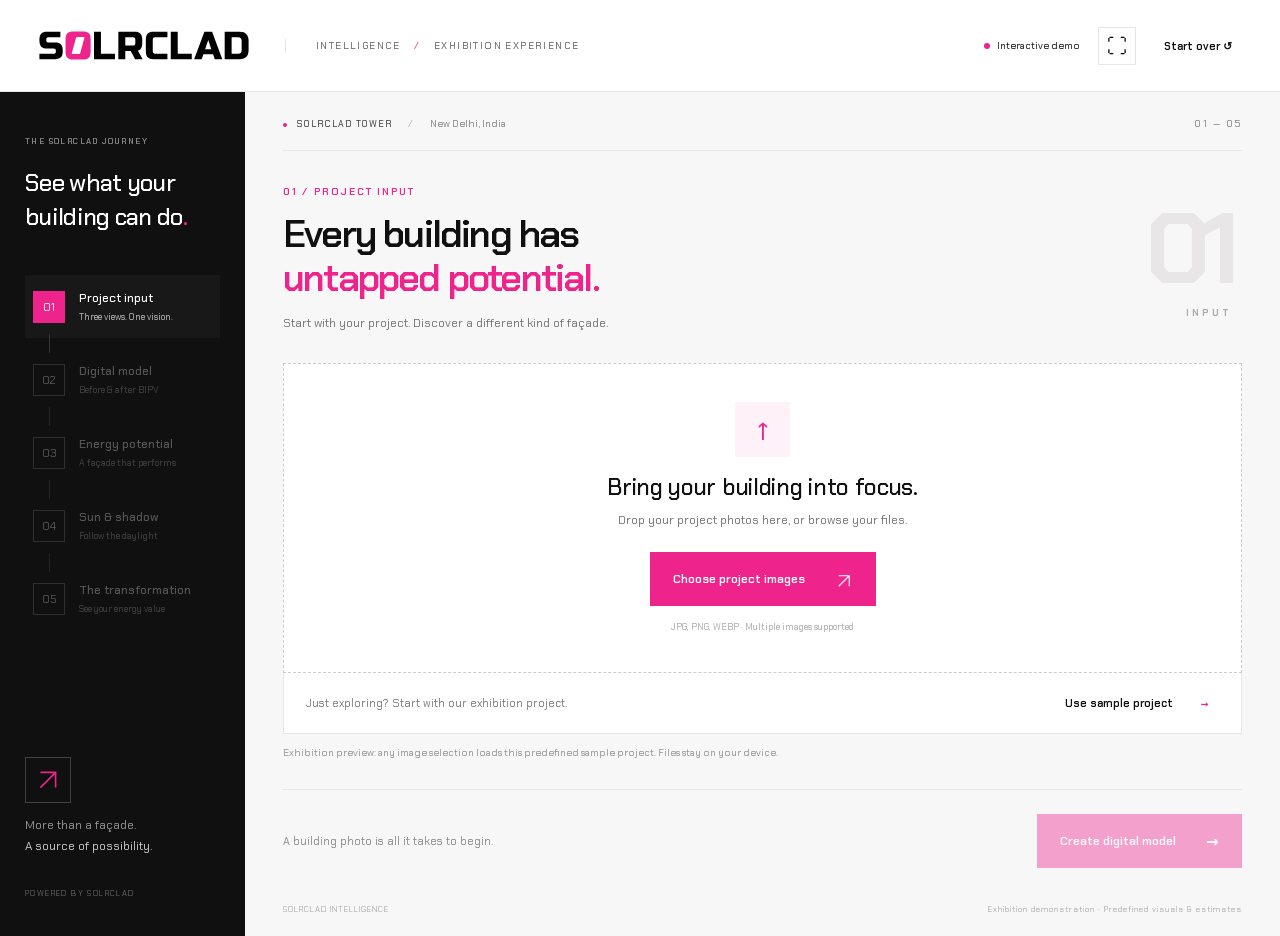
<file: site/intelligence-standalone.html>
<!doctype html><html lang="en"><head><meta charset="utf-8"><meta name="viewport" content="width=device-width,initial-scale=1"><meta name="theme-color" content="#ee238c"><meta name="description" content="Discover a building’s solar potential through the Solrclad exhibition experience."><title>Solrclad Intelligence — From façade to future</title><link rel="stylesheet" href="style.css"></head><body>
<header><a href="#" id="home" aria-label="Solrclad home"><img src="assets/logo.svg" alt="SOLRCLAD"></a><div class="header-label">INTELLIGENCE <span>/</span> EXHIBITION EXPERIENCE</div><div class="header-actions"><span class="demo"><i></i> Interactive demo</span><button class="icon-btn" id="fullscreen" aria-label="Enter fullscreen" title="Fullscreen">⛶</button><button id="restart" class="text-btn">Start over ↺</button></div></header>
<div class="app-shell"><aside class="sidebar"><div class="side-top"><span class="eyebrow">THE SOLRCLAD JOURNEY</span><h2>See what your<br>building can do<span>.</span></h2></div><nav aria-label="Experience steps" id="steps"></nav><div class="side-bottom"><div class="mini-icon"><svg class="arrow-icon" viewBox="0 0 24 24" aria-hidden="true"><path d="M5 19L19 5M5 5h14v14"/></svg></div><p>More than a façade.<br><strong>A source of possibility.</strong></p><span>POWERED BY SOLRCLAD</span></div></aside>
<main><div class="projectbar"><span><i></i> <b>SOLRCLAD TOWER</b><span class="divider">/</span> New Delhi, India</span><span id="progressText">01 — 05</span></div>
<section id="screen0" class="screen"><div class="title-row"><div><div class="eyebrow magenta">01 / PROJECT INPUT</div><h1>Every building has<br><em>untapped potential.</em></h1><p>Start with your project. Discover a different kind of façade.</p></div><div class="index-art">01<span>INPUT</span></div></div>
<div id="uploadStart"><div class="dropzone" id="dropzone" tabindex="0" role="button" aria-label="Upload project images"><div class="upload-symbol">↑</div><h3>Bring your building into focus.</h3><p>Drop your project photos here, or browse your files.</p><button id="browse" class="primary">Choose project images <span><svg class="arrow-icon" viewBox="0 0 24 24" aria-hidden="true"><path d="M5 19L19 5M5 5h14v14"/></svg></span></button><span class="file-hint">JPG, PNG, WEBP · Multiple images supported</span><input id="fileInput" type="file" accept="image/*" multiple hidden></div><div class="sample-strip"><span>Just exploring? Start with our exhibition project.</span><button id="sample" class="text-btn">Use sample project <span>→</span></button></div></div>
<div id="uploadReady" hidden><div class="selection-head"><div><span class="badge">3 VIEWS READY</span><h3>Your project, from every angle.</h3></div><button id="replace" class="text-btn">Choose different files ↺</button></div><div class="image-grid" id="inputGallery"></div><div class="info-strip"><span>✓</span><p>Project images ready. Continue to explore the building’s digital model.</p><span class="muted">Exhibition sample set</span></div></div><p class="disclosure">Exhibition preview: any image selection loads this predefined sample project. Files stay on your device.</p></section>
<section id="screen1" class="screen" hidden><div class="title-row compact"><div><div class="eyebrow magenta">02 / DIGITAL TRANSFORMATION</div><h1>Same architecture.<br><em>New possibilities.</em></h1><p>Explore the original building alongside its energy-generating façade.</p></div><span class="badge outline">SYNCHRONISED 3D VIEWS</span></div><div class="compare-grid"><article class="model-card"><div class="card-title"><span class="square"></span><div><h3>Original building</h3><p>Conventional façade</p></div><span class="card-number">01</span></div><div class="canvas-wrap"><canvas id="beforeCanvas" aria-label="Original building model. Drag horizontally to rotate." tabindex="0"></canvas><span class="model-chip">BASE ARCHITECTURE</span></div></article><article class="model-card enhanced"><div class="card-title"><span class="square pink"></span><div><h3>With Solrclad</h3><p>Architecture that generates energy</p></div><span class="card-number">02</span></div><div class="canvas-wrap"><canvas id="afterCanvas" aria-label="BIPV building model. Drag horizontally to rotate." tabindex="0"></canvas><span class="model-chip"><i class="trace"></i> ACTIVE BIPV SURFACES</span></div></article></div><div class="model-toolbar"><span>Drag either model to rotate both · Use + / − to zoom</span><div><button data-action="rotate" aria-label="Pause rotation">Ⅱ</button><button data-action="in" aria-label="Zoom in">+</button><button data-action="out" aria-label="Zoom out">−</button><button data-action="reset" aria-label="Reset model view">↺</button></div></div><div class="fact-row"><div><span>01</span><p>Same building.<br><b>Unchanged architectural identity.</b></p></div><div><span>02</span><p>Integrated solar surfaces.<br><b>Energy built into the envelope.</b></p></div><div><span>03</span><p>421 kWp.<br><b>Illustrative installed capacity.</b></p></div></div></section>
<section id="screen2" class="screen" hidden><div class="title-row compact"><div><div class="eyebrow magenta">03 / ENERGY INTELLIGENCE</div><h1>Watch your façade<br><em>come to life.</em></h1><p>A typical day of generation, following Indian Standard Time.</p></div><span class="badge outline" id="energyMode">FOLLOWING IST</span></div><div class="energy-stats"><article><label>Lifetime generation</label><strong id="lifetimeEnergy">—</strong><span>Demo commissioning · 1 January 2024</span></article><article><label>This year</label><strong id="yearEnergy">—</strong><span>Accumulated simulated generation</span></article><article><label>This month</label><strong id="monthEnergy">—</strong><span>Accumulated simulated generation</span></article></div><div class="energy-stats"><article><label>Annual energy potential</label><strong>598.6 <small>MWh</small></strong><span>Predefined exhibition scenario</span></article><article><label>Average monthly production</label><strong>49.88 <small>MWh</small></strong><span>Annual yield ÷ 12 months</span></article><article><label>Typical full-day production</label><strong>1,640 <small>kWh</small></strong><span>From sunrise to sunset</span></article></div><div class="energy-hero"><div class="energy-view"><div class="viewer-label"><i></i><span id="energyStatus">System generating</span></div><canvas id="energyCanvas" aria-label="Rotating BIPV model" tabindex="0"></canvas><div class="today-read"><label>Generated so far</label><strong id="generated">0 <small>kWh</small></strong></div></div><div class="gauge-panel"><span class="eyebrow">YOUR BUILDING. YOUR POWER.</span><div class="gauge"><svg viewBox="0 0 300 270"><path class="gauge-track" d="M55 225 A120 120 0 1 1 245 225"/><path id="gaugeFill" pathLength="100" d="M55 225 A120 120 0 1 1 245 225"/></svg><div><span>Producing now</span><strong id="powerNow">0.0 <small>kW</small></strong><span id="utilisation">0% of capacity</span></div></div><div class="gauge-bottom"><span>Installed capacity <b>421 kWp</b></span><span>Local time <b id="istTime">12:00 IST</b></span></div></div></div><div class="timeline"><div><b>Explore the daily rhythm</b><span>Zero at night. A natural midday peak.</span></div><button id="now" class="small-btn active">Now · IST</button><input id="energyTime" type="range" min="0" max="1439" value="720" aria-label="Energy time of day"><output id="energyTimeLabel">12:00 IST</output></div><div class="chart-card"><div class="chart-head"><h3>Daily production profile</h3><span><i></i> Simulated output · kW</span></div><svg id="energyChart" viewBox="0 0 1000 170" role="img" aria-label="Daily energy production chart"></svg></div></section>
<section id="screen3" class="screen" hidden><div class="title-row compact"><div><div class="eyebrow magenta">04 / SUN & SHADOW</div><h1>Follow the sun.<br><em>Understand the shade.</em></h1><p>Move through the day to see sunlight and the building’s shadow change together.</p></div><span class="badge outline">FRONT FAÇADE: EAST</span></div><div class="shade-layout"><div class="shade-stage"><canvas id="shadeCanvas" aria-label="Building with moving sun and projected ground shadow. Drag to orbit." tabindex="0"></canvas><div class="shade-top"><span class="model-chip">ILLUSTRATIVE SOLAR STUDY</span><span class="model-chip" id="shadeTimeTop">09:00 IST</span></div><div id="sunMarker" class="sun-marker" aria-hidden="true"><svg viewBox="0 0 32 32" class="sun-icon"><circle cx="16" cy="16" r="6"/><path d="M16 1v5m0 20v5M1 16h5m20 0h5M5.4 5.4l3.5 3.5m14.2 14.2l3.5 3.5M5.4 26.6l3.5-3.5M23.1 8.9l3.5-3.5"/></svg><small>SUN</small></div><div id="northMarker" class="direction-label">N</div><div id="eastMarker" class="direction-label east">E · FRONT</div><span class="shade-caption">Ground shadow responds to the sun’s direction and elevation.</span></div><aside class="shade-readings"><span class="eyebrow magenta">SOLAR POSITION</span><h2 id="dayPart">Morning light</h2><div class="reading"><label>Sun elevation</label><strong id="elevation">42°</strong></div><div class="reading"><label>Sun direction</label><strong id="azimuth">South-east</strong></div><div class="reading"><label>Shadow length (90 m tower)</label><strong id="shadowLength">—</strong></div><div class="orientation"><span><svg class="arrow-icon" viewBox="0 0 24 24" aria-hidden="true"><path d="M5 19L19 5M5 5h14v14"/></svg></span><div><b>East-facing front</b><p>Morning light reaches the main façade. Afternoon light moves to the rear.</p></div></div><p class="disclosure">Illustrative sun path and geometric ground shadow. This is not a site-specific shading survey or an engineering calculation.</p></aside></div><div class="timeline shade-timeline"><button id="sunPlay" class="small-btn">▶ Play day</button><div class="sun-slider"><input id="sunTime" type="range" min="360" max="1080" value="540" step="1" aria-label="Sun study time"><div><span>06:00 · Sunrise</span><span>12:00 · Noon</span><span>18:00 · Sunset</span></div></div><output id="sunTimeLabel">09:00 IST</output><button id="shadeReset" class="icon-btn" aria-label="Reset shading view">↺</button></div><div class="shade-note"><span>01 / MORNING<br><b>East façade receives light</b></span><span>02 / MIDDAY<br><b>Sun is high, shadow is shorter</b></span><span>03 / EVENING<br><b>West façade receives light</b></span></div></section>
<section id="screen4" class="screen" hidden><div class="title-row compact"><div><div class="eyebrow magenta">05 / YOUR SOLAR FUTURE</div><h1>A better-looking building.<br><em>A better energy future.</em></h1><p>See the transformation. Explore the value your façade could create.</p></div></div><div class="result-layout"><div class="result-gallery"><button class="main-photo" id="resultEnlarge" aria-label="Enlarge completed building"><img id="resultImage" src="assets/completed-1.webp" alt="Completed Solrclad building with BIPV façade, front view"><span class="photo-label">THE SOLRCLAD TRANSFORMATION <b><svg class="arrow-icon" viewBox="0 0 24 24" aria-hidden="true"><path d="M5 19L19 5M5 5h14v14"/></svg></b></span></button><div class="thumbs" id="resultThumbs"></div></div><aside class="value-panel"><span class="eyebrow">VALUE OF ENERGY GENERATED</span><div class="annual-value"><span>Estimated annual energy value</span><strong>₹50.88 <small>lakh</small></strong><p>Your building’s energy, working for you.</p></div><div class="value-pair"><div><label>Average per day</label><strong>₹13,940</strong></div><div><label>Average per month</label><strong>₹4.24 <small>lakh</small></strong></div></div><div class="value-chart-head"><h3>Monthly energy value</h3><span>₹ lakh</span></div><svg id="valueChart" viewBox="0 0 420 160" role="img" aria-label="Illustrative monthly value of generated energy"></svg><div class="assumptions"><b>THE SCENARIO</b><div><span>Installed capacity</span><strong>421 kWp</strong></div><div><span>Annual generation</span><strong>5,98,600 kWh</strong></div><div><span>Assumed energy value</span><strong>₹8.50 / kWh</strong></div></div><p class="value-note">Illustrative gross energy value, not guaranteed revenue or net profit. Actual savings depend on self-consumption, tariff and export terms. Installation and operating costs are excluded.</p></aside></div><div class="result-bottom"><span>FROM BUILDING ENVELOPE TO ENERGY ASSET.</span><b>That’s the Solrclad difference<span>.</span></b></div></section>
<div class="bottom-nav"><span id="stepHint">A building photo is all it takes to begin.</span><div><button id="back" class="secondary" hidden>← Back</button><button id="next" class="primary" disabled>Create digital model <span>→</span></button></div></div><footer><span>SOLRCLAD INTELLIGENCE</span><span>Exhibition demonstration · Predefined visuals & estimates</span></footer></main></div>
<dialog id="lightbox"><button id="lightboxClose" aria-label="Close image">×</button><img id="lightboxImage" alt="Expanded project image"><p id="lightboxCaption"></p></dialog><dialog id="resetDialog"><div class="eyebrow magenta">READY FOR THE NEXT VISITOR?</div><h2>Start a new journey.</h2><p>This resets the demonstration to the project upload screen.</p><div><button id="cancelReset" class="secondary">Keep exploring</button><button id="confirmReset" class="primary">Start over →</button></div></dialog><div id="transition" class="transition" hidden><div class="transition-mark"></div><span class="eyebrow">SOLRCLAD INTELLIGENCE</span><h2 id="transitionText">Preparing your digital model</h2><p>Loading the exhibition scenario</p><div class="load-track"><span></span></div></div>
<script src="geometry.js?v=2"></script><script src="renderer2d.js?v=2"></script><script src="tower.js?v=2"></script><script src="app.js?v=2"></script></body></html>
</file>
<file: site/style.css>
@font-face{font-family:'Chakra Petch';font-style:normal;font-weight:400;font-display:swap;src:url('assets/chakra-400.ttf') format('truetype');}
@font-face{font-family:'Chakra Petch';font-style:normal;font-weight:500;font-display:swap;src:url('assets/chakra-500.ttf') format('truetype');}
@font-face{font-family:'Chakra Petch';font-style:normal;font-weight:600;font-display:swap;src:url('assets/chakra-600.ttf') format('truetype');}
@font-face{font-family:'Chakra Petch';font-style:normal;font-weight:700;font-display:swap;src:url('assets/chakra-700.ttf') format('truetype');}
:root{--pink:#ee238c;--black:#101010;--grey:#737373;--line:#e7e5e6;--pale:#fff1f8;--bg:#f8f7f8}*{box-sizing:border-box}body{margin:0;color:var(--black);background:var(--bg);font-family:'Chakra Petch',Arial,sans-serif;font-size:14px}button,input{font:inherit}button{cursor:pointer}button:disabled{opacity:.4;cursor:not-allowed}button,a,input,canvas{outline-offset:5px}button:focus-visible,a:focus-visible,input:focus-visible,canvas:focus-visible{outline:2px solid var(--pink)}[hidden]{display:none!important}header{height:92px;background:white;display:flex;align-items:center;padding:0 38px;gap:35px;border-bottom:1px solid var(--line)}header img{width:212px;display:block}.header-label{font-size:10px;letter-spacing:1.4px;color:#5c5c5c;border-left:1px solid var(--line);padding-left:30px}.header-label span{margin:0 10px;color:var(--pink)}.header-actions{display:flex;align-items:center;gap:18px;margin-left:auto}.demo{font-size:10px;display:flex;align-items:center;gap:7px}.demo i,.projectbar i,.viewer-label i,.chart-head i{height:6px;width:6px;display:inline-block;background:var(--pink);border-radius:50%}.icon-btn{width:38px;height:38px;background:white;border:1px solid var(--line);font-size:20px}.text-btn{border:0;background:transparent;color:var(--black);font-size:11px;font-weight:600;padding:10px}.text-btn:hover{color:var(--pink)}.app-shell{display:grid;grid-template-columns:245px 1fr;max-width:1900px;margin:auto;min-height:calc(100vh - 92px)}.sidebar{background:#101010;color:white;padding:38px 25px;display:flex;flex-direction:column}.eyebrow{font-size:10px;font-weight:600;letter-spacing:1.8px}.side-top .eyebrow{color:#8c8c8c;font-size:8px;letter-spacing:1.4px}.side-top h2{font-size:24px;line-height:1.4;margin:18px 0 42px;font-weight:500;letter-spacing:-.7px}.side-top h2 span{color:var(--pink)}nav{display:grid;gap:10px}.step{border:0;background:transparent;display:flex;text-align:left;color:#868686;gap:14px;padding:15px 8px;align-items:center;position:relative}.step:after{content:'';position:absolute;width:1px;height:19px;background:#333;left:24px;bottom:-15px}.step:last-child:after{display:none}.step-num{width:32px;height:32px;display:grid;place-items:center;border:1px solid #444;font-size:11px}.step strong{font-size:12px;display:block;font-weight:500}.step small{font-size:9px;display:block;margin-top:5px;color:#666}.step.current{color:white;background:#ffffff08}.step.current .step-num{background:var(--pink);border-color:var(--pink);color:white}.step.current small{color:#bbb}.step.done .step-num{border-color:var(--pink);color:var(--pink)}.step:disabled{opacity:.6}.side-bottom{margin-top:auto;padding-top:80px}.mini-icon{border:1px solid #414141;font-size:30px;width:46px;height:46px;display:grid;place-items:center;color:var(--pink)}.side-bottom p{font-size:12px;line-height:1.8;color:#949494}.side-bottom strong{color:#ccc;font-weight:400}.side-bottom>span{font-size:8px;letter-spacing:1.4px;color:#666;display:block;margin-top:30px}main{padding:0 38px;min-width:0;max-width:1500px}.projectbar{padding:25px 0 20px;display:flex;justify-content:space-between;align-items:center;font-size:10px;color:#808080;border-bottom:1px solid var(--line)}.projectbar b{font-weight:500;color:#4c4c4c;font-size:9px;letter-spacing:1px}.projectbar i{margin-right:8px;width:4px;height:4px}.divider{margin:0 15px;color:#b5b5b5}#progressText{font-size:10px;letter-spacing:2px}.title-row{display:flex;justify-content:space-between;align-items:center;padding:34px 0 30px;gap:20px}.magenta{color:var(--pink)}h1{font-size:clamp(30px,3vw,48px);font-weight:600;letter-spacing:-1.8px;line-height:1.14;margin:15px 0 13px}h1 em{font-style:normal;color:var(--pink)}p{color:var(--grey);line-height:1.6}.title-row p{font-size:12px;margin:0}.index-art{font-size:100px;color:#e9e6e8;line-height:1;letter-spacing:-8px;font-weight:700;margin-right:10px}.index-art span{display:block;text-align:right;color:#aaa;font-size:9px;letter-spacing:3px;margin-top:10px}.dropzone{background:white;border:1px dashed #d3c8cf;min-height:310px;display:flex;align-items:center;justify-content:center;flex-direction:column;padding:35px;transition:background .2s,border-color .2s}.dropzone.dragover,.dropzone:hover{background:#fff9fc;border-color:var(--pink)}.upload-symbol{width:55px;height:55px;background:var(--pale);color:var(--pink);display:grid;place-items:center;font-size:28px;margin-bottom:15px}h3{font-size:17px;letter-spacing:-.3px;font-weight:600;margin:0} .dropzone h3{font-size:23px;font-weight:500}.dropzone p{font-size:12px;margin:9px 0 22px}.primary{border:1px solid var(--pink);background:var(--pink);color:white;padding:14px 22px;font-size:12px;font-weight:600;display:inline-flex;align-items:center;justify-content:space-between;gap:30px;min-height:46px;transition:filter .2s}.primary:hover:not(:disabled){filter:brightness(.93)}.primary span{font-size:18px}.secondary{background:white;border:1px solid var(--line);padding:14px 20px;font-size:12px;min-height:46px}.file-hint{font-size:9px;color:#aaa;margin-top:15px}.sample-strip{display:flex;justify-content:space-between;align-items:center;border:1px solid var(--line);border-top:0;padding:13px 22px;background:#fff}.sample-strip>span{font-size:11px;color:#777}.sample-strip button span{margin-left:25px;color:var(--pink)}.disclosure{font-size:10px;color:#939093;line-height:1.7}.selection-head{display:flex;align-items:center;justify-content:space-between;margin-bottom:18px}.selection-head h3{margin-top:10px}.badge{font-size:9px;font-weight:600;letter-spacing:1px;color:var(--pink);background:var(--pale);padding:7px 10px;white-space:nowrap}.badge.outline{background:transparent;border:1px solid #e1d5dc;color:#80767c}.image-grid{display:grid;grid-template-columns:repeat(3,1fr);gap:15px}.image-card{background:white;border:1px solid var(--line);padding:0;text-align:left;overflow:hidden}.image-card img{width:100%;height:280px;object-fit:cover;display:block}.image-card:first-child img{object-position:50% 60%}.image-card>span{display:flex;justify-content:space-between;padding:14px;font-size:11px;color:#666}.image-card>span b{font-weight:500;color:#222}.image-card:hover img{filter:brightness(.96)}.info-strip{display:flex;gap:12px;align-items:center;background:white;border:1px solid var(--line);padding:12px 16px;margin-top:16px;font-size:10px}.info-strip>span:first-child{color:var(--pink)}.info-strip p{margin:0}.info-strip .muted{margin-left:auto;color:#999;font-size:9px}.bottom-nav{border-top:1px solid var(--line);margin-top:28px;padding:24px 0;display:flex;align-items:center;justify-content:space-between;gap:20px}.bottom-nav>span{font-size:11px;color:#888}.bottom-nav>div{display:flex;gap:10px}footer{display:flex;justify-content:space-between;color:#aaa;font-size:8px;letter-spacing:1px;padding:12px 0 22px}.compact{padding:30px 0 24px}.compact h1{font-size:clamp(28px,2.6vw,39px)}.compare-grid{display:grid;grid-template-columns:1fr 1fr;gap:18px}.model-card{background:#efedef;border:1px solid #e4e1e3;min-width:0}.model-card.enhanced{background:#f6eff3;border-color:#edd5e2}.card-title{display:flex;gap:10px;align-items:center;padding:18px 20px;background:#ffffffbb;border-bottom:1px solid var(--line)}.card-title h3{font-size:14px}.card-title p{font-size:9px;margin:4px 0 0}.square{height:9px;width:9px;background:#aaa}.square.pink{background:var(--pink)}.card-number{margin-left:auto;font-size:10px;color:#aaa}.canvas-wrap{height:405px;position:relative}canvas{display:block;width:100%;height:100%;touch-action:pan-y;cursor:grab}.model-chip{font-size:8px;background:#ffffffda;padding:8px 10px;letter-spacing:.8px;color:#777}.canvas-wrap>.model-chip{position:absolute;bottom:15px;left:16px;pointer-events:none}.trace{display:inline-block;height:2px;width:13px;background:#e54e3a;vertical-align:middle;margin-right:6px}.model-toolbar{display:flex;align-items:center;justify-content:space-between;padding:13px 0}.model-toolbar>span{font-size:10px;color:#999}.model-toolbar>div{display:flex;gap:5px}.model-toolbar button{width:34px;height:32px;background:white;border:1px solid var(--line);font-size:18px}.fact-row{display:grid;grid-template-columns:repeat(3,1fr);border:1px solid var(--line);background:white;padding:18px 0}.fact-row>div{display:flex;gap:13px;padding:0 18px;border-right:1px solid var(--line)}.fact-row>div:last-child{border:0}.fact-row span{color:var(--pink);font-size:11px}.fact-row p{font-size:10px;margin:0}.fact-row b{color:#393939;font-weight:500}.energy-stats{display:grid;grid-template-columns:repeat(3,1fr);gap:14px;margin-bottom:18px}.energy-stats article{border:1px solid var(--line);background:white;padding:18px 20px;display:grid;gap:9px}.energy-stats label{font-size:11px;color:#777}.energy-stats strong{font-size:30px;font-weight:500;letter-spacing:-1px}.energy-stats small{font-size:12px;color:#999;letter-spacing:0;font-weight:400}.energy-stats article>span{font-size:9px;color:#aaa}.energy-hero{display:grid;grid-template-columns:1.4fr 1fr;border:1px solid var(--line)}.energy-view{position:relative;height:395px;background:#efedef}.viewer-label{position:absolute;top:20px;left:20px;font-size:10px;display:flex;align-items:center;gap:7px}.today-read{position:absolute;bottom:20px;left:20px;display:grid;gap:7px}.today-read label{font-size:10px;color:#888}.today-read strong{font-weight:500;font-size:25px}.today-read small{font-size:11px;color:#888}.gauge-panel{background:white;display:flex;flex-direction:column;align-items:center;padding:24px}.gauge-panel>.eyebrow{font-size:8px;color:#888}.gauge{position:relative;max-width:260px;width:100%;margin:15px auto}.gauge svg{display:block;width:100%}.gauge path{fill:none;stroke-width:11;stroke-linecap:round}.gauge-track{stroke:#f0ecef}#gaugeFill{stroke:var(--pink);stroke-dasharray:0 100;transition:stroke-dasharray .2s}.gauge>div{position:absolute;top:38%;text-align:center;width:100%;display:grid;gap:10px}.gauge>div>span{font-size:10px;color:#999}.gauge strong{font-size:37px;font-weight:500;line-height:1}.gauge small{font-size:12px;color:#888}.gauge-bottom{margin-top:auto;border-top:1px solid var(--line);padding-top:20px;display:flex;justify-content:space-between;width:100%;gap:20px}.gauge-bottom span{font-size:9px;color:#999}.gauge-bottom b{display:block;color:#444;font-size:12px;font-weight:500;margin-top:8px}.timeline{display:flex;align-items:center;gap:18px;padding:18px 20px;background:white;border:1px solid var(--line);margin-top:12px}.timeline>div:first-child{margin-right:auto}.timeline b{display:block;font-size:11px;font-weight:500}.timeline>div>span{display:block;font-size:9px;color:#999;margin-top:5px}.small-btn{border:1px solid var(--line);background:#fff;padding:9px 12px;font-size:10px;white-space:nowrap}.small-btn.active{border-color:#f4b3d4;background:var(--pale);color:var(--pink)}input[type=range]{accent-color:var(--pink);cursor:pointer;height:22px}.timeline>input{width:32%}.timeline output{font-size:11px;white-space:nowrap;font-variant-numeric:tabular-nums;min-width:66px}.chart-card{border:1px solid var(--line);background:white;padding:20px;margin-top:18px}.chart-head{display:flex;justify-content:space-between;align-items:center}.chart-head h3{font-size:13px}.chart-head>span{font-size:9px;color:#999}.chart-head i{margin-right:5px}#energyChart{width:100%;height:170px;margin-top:15px;display:block}.shade-layout{display:grid;grid-template-columns:1fr 260px;gap:16px}.shade-stage{position:relative;background:#edeaec;height:475px;overflow:hidden;border:1px solid #e3dfe2}.shade-top{position:absolute;top:15px;left:15px;right:15px;display:flex;justify-content:space-between;pointer-events:none}.sun-marker{position:absolute;left:50%;top:15%;pointer-events:none;transform:translate(-50%,-50%);display:flex;align-items:center;gap:6px}.sun-marker span{font-size:27px;line-height:1;color:var(--pink);text-shadow:0 0 18px #ee238c40}.sun-marker small{font-size:8px;color:var(--pink);letter-spacing:1px}.direction-label{position:absolute;font-size:10px;font-weight:700;color:#555;transform:translate(-50%,-50%);pointer-events:none}.direction-label.east{color:var(--pink);font-size:9px}.shade-caption{position:absolute;bottom:13px;left:0;width:100%;text-align:center;font-size:8px;color:#939093;pointer-events:none}.shade-readings{background:white;padding:25px 22px;border:1px solid var(--line)}.shade-readings>.eyebrow{font-size:8px}.shade-readings h2{font-size:22px;font-weight:500;margin:13px 0 15px}.reading{padding:13px 0;border-bottom:1px solid var(--line);display:flex;justify-content:space-between;align-items:center}.reading label{font-size:10px;color:#999}.reading strong{font-size:17px;font-weight:500}.orientation{display:flex;gap:12px;margin-top:22px}.orientation>span{font-size:30px;color:var(--pink)}.orientation b{font-size:11px;font-weight:500}.orientation p{font-size:10px;margin:6px 0}.shade-readings .disclosure{font-size:9px;margin-top:18px}.sun-slider{flex:1}.sun-slider input{width:100%}.sun-slider>div{display:flex;justify-content:space-between;font-size:8px;color:#aaa}.shade-note{display:flex;justify-content:space-between;font-size:8px;letter-spacing:1px;color:#a49aa0;margin-top:18px;gap:15px}.shade-note b{font-size:10px;letter-spacing:0;color:#666;font-weight:400;display:inline-block;margin-top:8px}.result-layout{display:grid;grid-template-columns:1.1fr 1fr;gap:22px;align-items:start}.main-photo{width:100%;padding:0;border:0;background:#eee;display:block;position:relative}.main-photo>img{height:480px;object-fit:cover;width:100%;display:block;object-position:center}.photo-label{position:absolute;bottom:0;left:0;right:0;background:linear-gradient(transparent,#000b);padding:40px 18px 18px;text-align:left;font-size:9px;color:white;letter-spacing:1px}.photo-label b{float:right}.thumbs{display:grid;grid-template-columns:repeat(3,1fr);gap:10px;margin-top:12px}.thumbs button{padding:0;border:2px solid transparent;background:white;text-align:left}.thumbs button.active{border-color:var(--pink)}.thumbs img{width:100%;height:88px;object-fit:cover;display:block}.thumbs span{display:block;padding:8px;font-size:9px;color:#777}.value-panel{background:white;border:1px solid var(--line);padding:23px}.value-panel>.eyebrow{font-size:8px;color:#888}.annual-value{padding:20px 0 18px}.annual-value>span{font-size:11px;color:#888}.annual-value strong{font-size:42px;font-weight:600;letter-spacing:-1.5px;color:var(--pink);display:block;margin-top:8px}.annual-value small{font-size:19px;letter-spacing:0;font-weight:400}.annual-value p{font-size:10px;margin:4px 0 0}.value-pair{display:grid;grid-template-columns:1fr 1fr;padding:17px 0;border-block:1px solid var(--line);gap:15px}.value-pair>div+div{border-left:1px solid var(--line);padding-left:20px}.value-pair label{font-size:9px;color:#999}.value-pair strong{font-size:23px;font-weight:500;display:block;margin-top:7px}.value-pair small{font-size:12px}.value-chart-head{display:flex;justify-content:space-between;align-items:center;margin-top:20px}.value-chart-head h3{font-size:11px}.value-chart-head span{font-size:9px;color:#999}#valueChart{width:100%;height:130px;display:block;margin-top:12px}.assumptions{background:#faf8f9;padding:14px}.assumptions>b{font-size:8px;letter-spacing:1px;color:#999}.assumptions div{display:flex;justify-content:space-between;font-size:10px;margin-top:10px;color:#999}.assumptions strong{color:#444;font-weight:500}.value-note{font-size:9px;line-height:1.6;color:#999;margin-bottom:0}.result-bottom{background:#111;color:white;margin-top:22px;padding:22px 25px;display:flex;justify-content:space-between;align-items:center;gap:20px}.result-bottom>span{font-size:8px;letter-spacing:1.4px;color:#aaa}.result-bottom>b{font-size:20px;font-weight:500}.result-bottom b span{color:var(--pink)}dialog{border:1px solid var(--line);padding:30px;max-width:500px;color:#111}dialog::backdrop{background:#000b}dialog h2{font-size:30px;font-weight:500;margin:16px 0}dialog p{font-size:12px}#resetDialog>div:last-child{display:flex;gap:10px;margin-top:25px}#lightbox{padding:0;background:#111;border:0;max-width:92vw;max-height:92vh;overflow:auto}#lightbox img{max-height:82vh;max-width:90vw;display:block;object-fit:contain}#lightbox p{color:white;margin:0;padding:12px 20px;font-size:11px}#lightboxClose{position:absolute;right:10px;top:10px;width:35px;height:35px;background:#fff;border:0;font-size:23px;z-index:2}.transition{position:fixed;inset:0;background:#fffffff5;z-index:20;display:flex;align-items:center;justify-content:center;flex-direction:column}.transition-mark{width:34px;height:55px;background:var(--pink);transform:skew(-15deg);margin-bottom:30px}.transition h2{font-weight:500;font-size:30px;margin:20px 0 0}.transition p{font-size:12px}.load-track{width:220px;height:2px;background:#eee;margin-top:20px}.load-track span{display:block;height:100%;background:var(--pink);animation:loading .8s ease forwards}@keyframes loading{from{width:0}to{width:100%}}
@media(min-width:1600px){main{padding:0 55px}.canvas-wrap{height:480px}.image-card img{height:330px}.shade-stage{height:540px}.main-photo>img{height:550px}}@media(max-width:1100px){header{padding:0 22px;gap:20px}.header-label{display:none}.app-shell{grid-template-columns:190px 1fr}.sidebar{padding:30px 17px}.side-top h2{font-size:21px}main{padding:0 24px}.image-card img{height:230px}.shade-layout{grid-template-columns:1fr 220px}.shade-readings{padding:20px 16px}.result-layout{gap:15px}.value-panel{padding:18px}.main-photo>img{height:440px}.annual-value strong{font-size:35px}.fact-row>div{padding:0 12px;gap:8px}.compare-grid{gap:12px}.canvas-wrap{height:365px}.badge.outline{font-size:8px}.timeline{gap:12px;padding:16px}.result-bottom>b{font-size:17px}}@media(max-width:800px){header{height:72px}header img{width:172px}.demo{display:none}.app-shell{grid-template-columns:1fr}.sidebar{padding:12px 20px;display:block}.side-top,.side-bottom{display:none}nav{display:flex;justify-content:space-between;gap:8px}.step{padding:5px;gap:7px}.step-num{width:26px;height:26px;font-size:9px}.step small,.step:after{display:none}.step strong{font-size:9px}.step.current{background:transparent}.projectbar{padding:20px 0 16px}.title-row{padding:26px 0}.index-art{font-size:75px}.compact h1{font-size:32px}.canvas-wrap{height:370px}.shade-layout{grid-template-columns:1fr 220px}.result-layout{grid-template-columns:1fr 1fr}.bottom-nav>span{font-size:10px}.timeline>div:first-child{max-width:160px}.timeline>input{flex:1;min-width:80px}.fact-row p{font-size:9px}}@media(max-width:600px){header{padding:0 17px}.header-actions{gap:8px}.header-actions .text-btn{font-size:10px}header img{width:145px}.sidebar{padding:10px 12px}.step{display:block;text-align:center}.step-num{margin:auto}.step strong{margin-top:5px;font-size:8px}.step.current .step-num{background:var(--pink)}main{padding:0 18px}.projectbar{font-size:8px}.divider{margin:0 8px}.projectbar b{font-size:8px}h1,.compact h1{font-size:30px;letter-spacing:-1px}.title-row p{font-size:11px}.title-row>.badge{display:none}.index-art{display:none}.dropzone{padding:28px 15px;min-height:300px}.dropzone h3{font-size:20px}.dropzone p{text-align:center;font-size:11px}.sample-strip{padding:12px;gap:10px}.sample-strip>span{font-size:10px;max-width:150px}.sample-strip .text-btn{font-size:10px;white-space:nowrap;padding:5px}.sample-strip button span{margin-left:3px}.image-grid{grid-template-columns:1fr}.image-card img{height:270px}.selection-head h3{font-size:15px}.selection-head .text-btn{font-size:9px;max-width:100px}.info-strip .muted{display:none}.bottom-nav{position:sticky;bottom:0;background:#f8f7f8f5;z-index:5;padding:14px 0}.bottom-nav>span{display:none}.bottom-nav>div{width:100%;justify-content:space-between}.bottom-nav .primary{margin-left:auto;gap:15px;padding:12px 15px}footer{font-size:7px;letter-spacing:0;gap:20px}.compare-grid{gap:8px}.card-title{padding:12px 9px;gap:6px}.card-title h3{font-size:11px}.card-title p{font-size:8px}.card-number{display:none}.canvas-wrap{height:310px}.canvas-wrap>.model-chip{font-size:6px;left:5px;bottom:9px;padding:6px}.model-toolbar>span{font-size:8px;max-width:170px}.fact-row{grid-template-columns:1fr;gap:15px;padding:18px}.fact-row>div{border:0;padding:0}.fact-row p{font-size:10px}.energy-stats{gap:7px}.energy-stats article{padding:12px 8px;gap:7px}.energy-stats label{font-size:9px}.energy-stats strong{font-size:21px}.energy-stats small{font-size:9px}.energy-stats article>span{font-size:8px}.energy-hero{grid-template-columns:1fr}.energy-view{height:360px}.gauge-panel{padding:22px}.gauge{max-width:235px}.gauge-bottom{margin-top:10px}.timeline{flex-wrap:wrap;gap:12px}.timeline>div:first-child{max-width:none;flex:1}.timeline>input{flex:none;width:72%}.timeline output{margin-left:auto}.chart-head h3{font-size:11px}.chart-head>span{font-size:8px}.chart-card{padding:15px}.shade-layout{grid-template-columns:1fr}.shade-stage{height:430px}.shade-readings{display:grid;grid-template-columns:1fr 1fr;gap:8px 20px}.shade-readings .eyebrow,.shade-readings h2{grid-column:1/-1}.shade-readings h2{margin:0}.reading{display:block}.reading strong{display:block;margin-top:8px}.orientation,.shade-readings .disclosure{grid-column:1/-1;margin-top:6px}.sun-slider{flex-basis:70%}.shade-timeline{gap:10px}.sun-slider>div{font-size:7px}.shade-note{gap:10px}.shade-note span{font-size:7px}.shade-note b{font-size:9px}.result-layout{grid-template-columns:1fr}.main-photo>img{height:430px}.thumbs img{height:85px}.value-panel{padding:22px}.result-bottom{display:block}.result-bottom>b{display:block;margin-top:12px;font-size:21px}.transition h2{font-size:22px}#resetDialog{margin:20px}#resetDialog>div:last-child{flex-wrap:wrap}}@media(prefers-reduced-motion:reduce){*{scroll-behavior:auto!important}.load-track span{animation:none;width:100%}}

.arrow-icon{width:18px;height:18px;fill:none;stroke:currentColor;stroke-width:1.5;display:inline-block;vertical-align:middle}.mini-icon .arrow-icon{width:26px;height:26px}.image-card img{object-fit:contain;background:#eae7e9}.image-card:first-child img{object-position:center}.sun-marker>span{font-family:Arial,sans-serif}.model-toolbar button{font-family:Arial,sans-serif}

.sun-icon{width:32px;height:32px;fill:none;stroke:#ee238c;stroke-width:1.7}.sun-icon circle{fill:#ee238c18}.main-photo>img{object-fit:contain;background:#edeaec}
</file>
